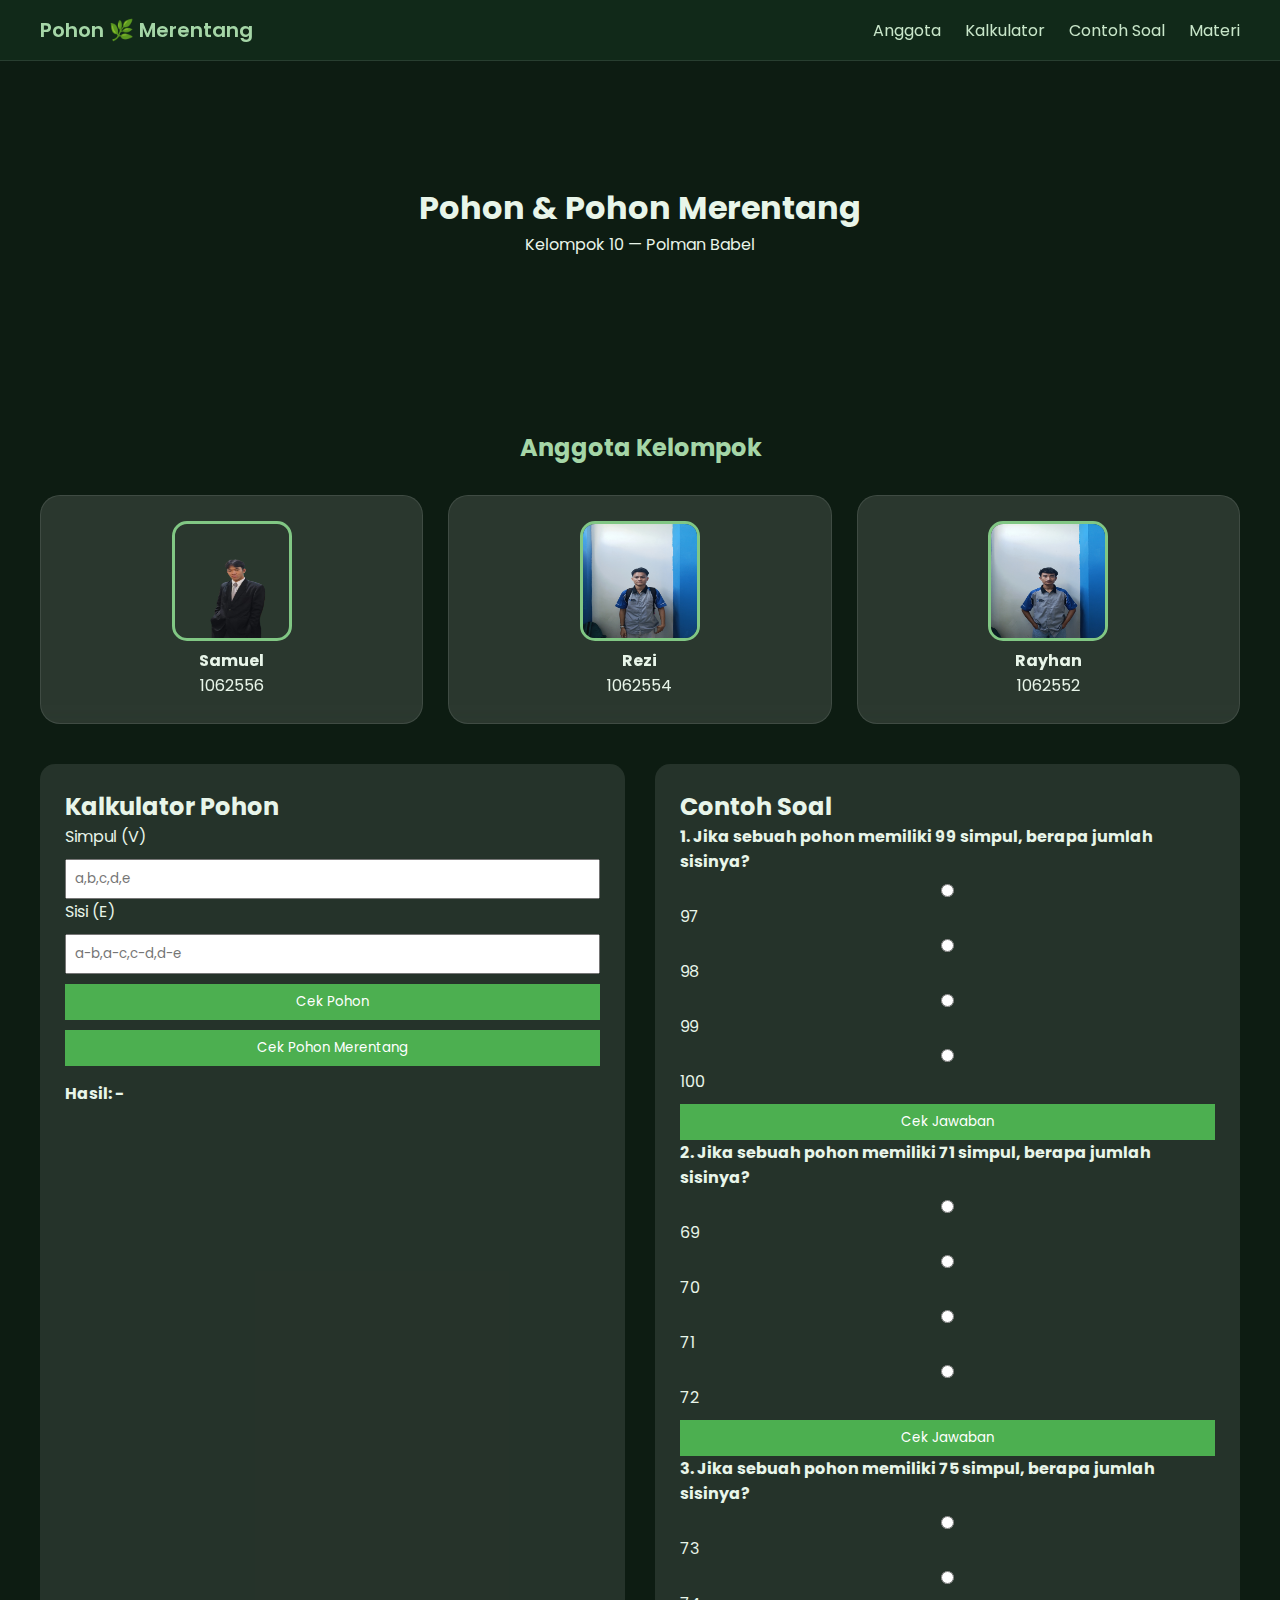
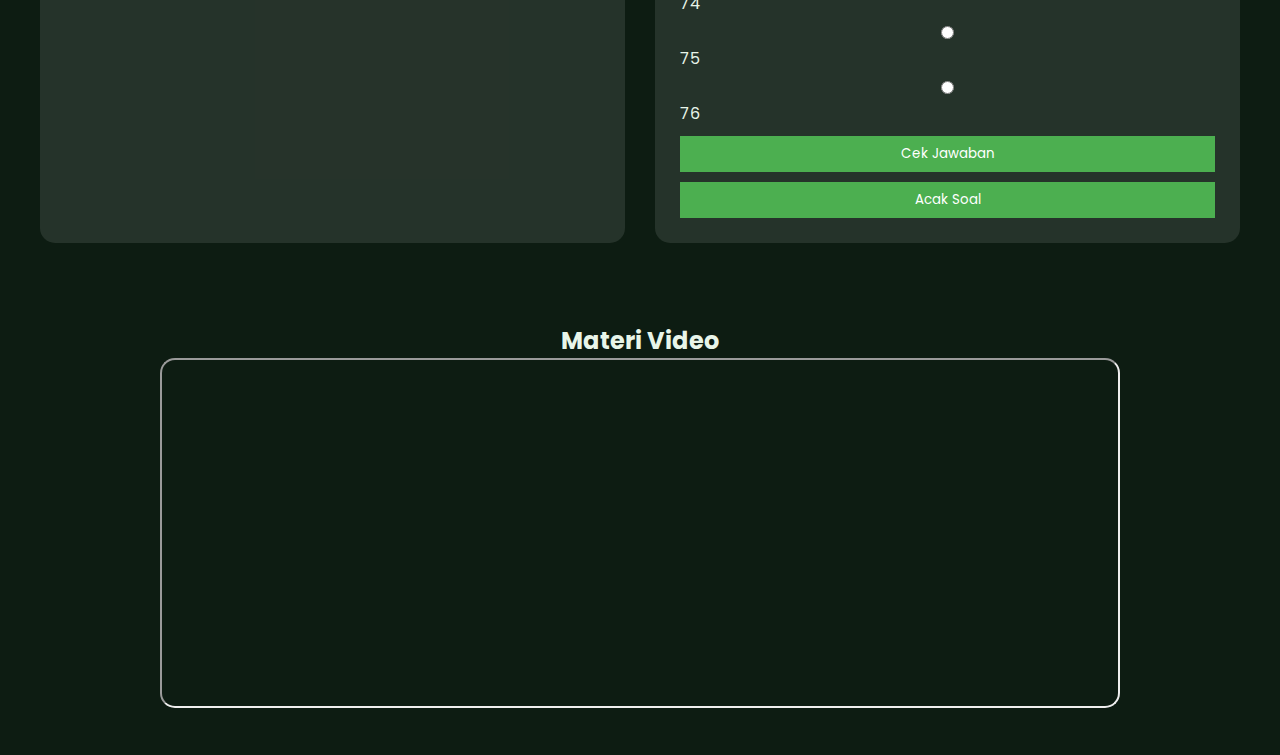
<file: index.html>
<!DOCTYPE html>
<html lang="id">
<head>
    <meta charset="UTF-8">
    <meta name="viewport" content="width=device-width, initial-scale=1.0">
    <title>Pohon & Pohon Merentang</title>
    <link rel="stylesheet" href="style.css">

    <link rel="preconnect" href="https://fonts.googleapis.com">
    <link rel="preconnect" href="https://fonts.gstatic.com" crossorigin>
    <link href="https://fonts.googleapis.com/css2?family=Poppins:wght@300;400;600;700&display=swap" rel="stylesheet">
</head>

<body>

<header class="header">
    <div class="logo">Pohon 🌿 Merentang</div>
    <nav class="navbar">
        <a href="#anggota">Anggota</a>
        <a href="#kalkulator">Kalkulator</a>
        <a href="#contoh-soal">Contoh Soal</a>
        <a href="#materi-online">Materi</a>
    </nav>
</header>

<section class="hero">
    <div class="hero-content">
        <h1>Pohon & Pohon Merentang</h1>
        <p>Kelompok 10 — Polman Babel</p>
    </div>
</section>

<section class="anggota" id="anggota">
    <h2>Anggota Kelompok</h2>
    <div class="anggota-grid">
        <div class="anggota-card">
            <img src="samuel.png">
            <h4>Samuel</h4>
            <p>1062556</p>
        </div>
        <div class="anggota-card">
            <img src="IMG_20251217_151023.jpg">
            <h4>Rezi</h4>
            <p>1062554</p>
        </div>
        <div class="anggota-card">
            <img src="IMG_20251217_151339.jpg">
            <h4>Rayhan</h4>
            <p>1062552</p>
        </div>
    </div>
</section>

<section class="wrapper" id="kalkulator">

<!-- kkltr -->
    <div class="container-kalkulator">
        <h2>Kalkulator Pohon</h2>

        <label>Simpul (V)</label>
        <input id="vertices" placeholder="a,b,c,d,e">

        <label>Sisi (E)</label>
        <input id="edges" placeholder="a-b,a-c,c-d,d-e">

        <button onclick="cekPohon()">Cek Pohon</button>
        <button onclick="cekPohonMerentang()">Cek Pohon Merentang</button>

        <div id="hasil">Hasil: -</div>
    </div>

<!-- soal -->
    <div class="soal-section" id="contoh-soal">
        <h2>Contoh Soal</h2>
        <div id="list-soal"></div>
        <button onclick="acakSoal()">Acak Soal</button>
    </div>

</section>

<section class="materi" id="materi-online">
    <h2>Materi Video</h2>
    <iframe src="https://www.youtube.com/embed/3wLrelP9L0Q" allowfullscreen></iframe>
</section>

<script src="script.js"></script>
</body>
</html>
</file>
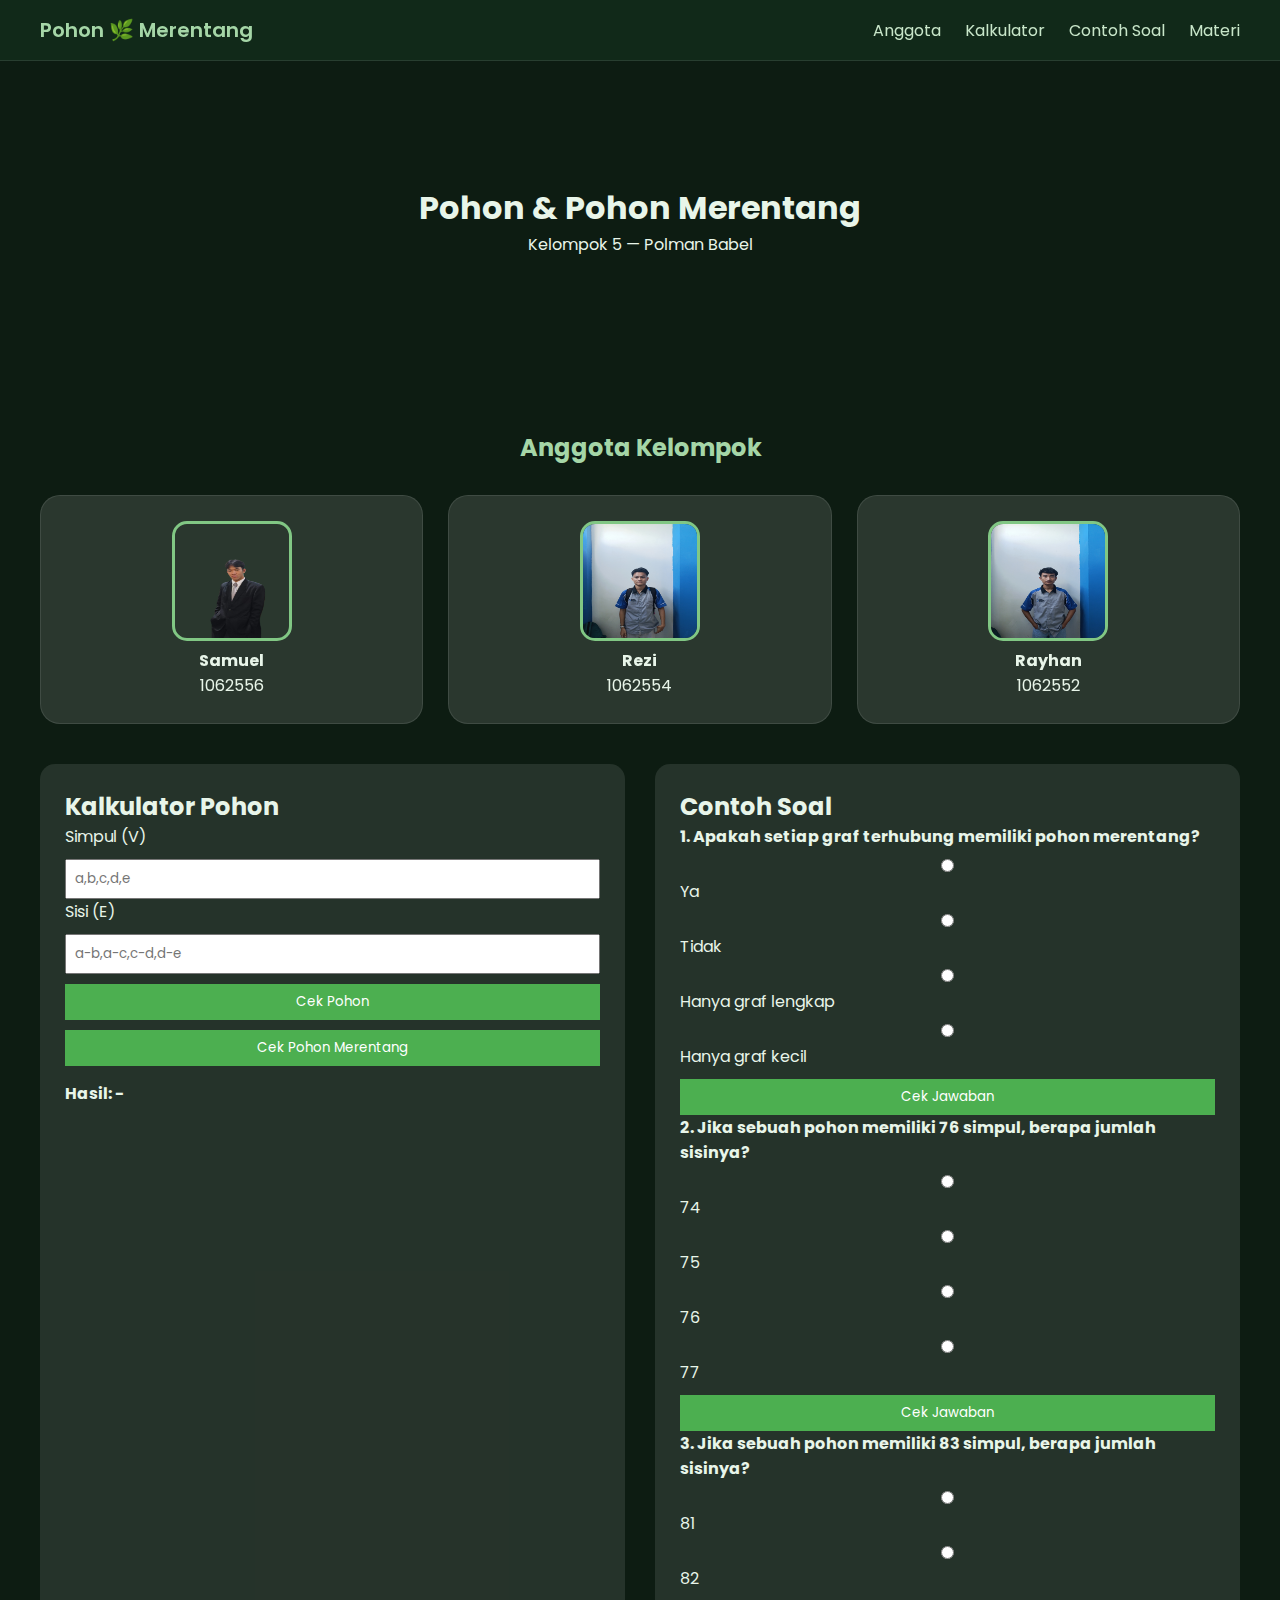
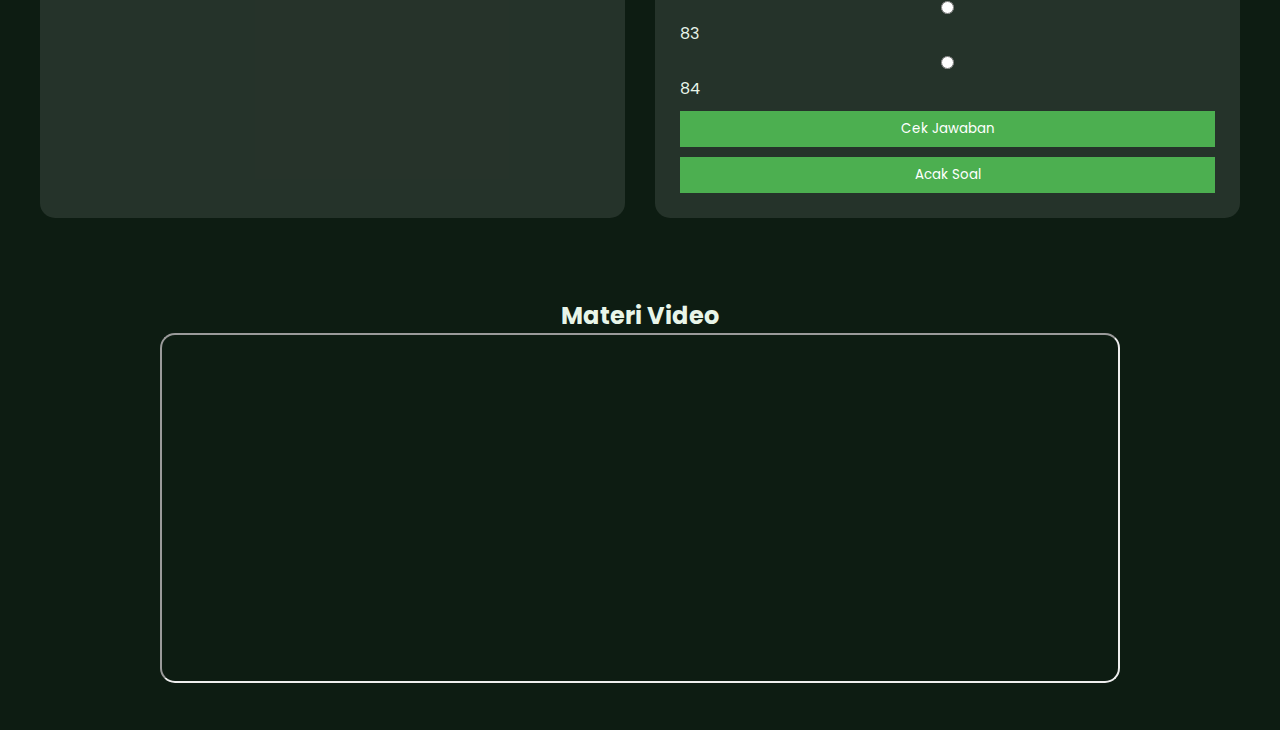
<file: home.html>
<!DOCTYPE html>
<html lang="id">
<head>
    <meta charset="UTF-8">
    <meta name="viewport" content="width=device-width, initial-scale=1.0">
    <title>Pohon & Pohon Merentang</title>
    <link rel="stylesheet" href="style.css">

    <link rel="preconnect" href="https://fonts.googleapis.com">
    <link rel="preconnect" href="https://fonts.gstatic.com" crossorigin>
    <link href="https://fonts.googleapis.com/css2?family=Poppins:wght@300;400;600;700&display=swap" rel="stylesheet">
</head>

<body>

<header class="header">
    <div class="logo">Pohon 🌿 Merentang</div>
    <nav class="navbar">
        <a href="#anggota">Anggota</a>
        <a href="#kalkulator">Kalkulator</a>
        <a href="#contoh-soal">Contoh Soal</a>
        <a href="#materi-online">Materi</a>
    </nav>
</header>

<section class="hero">
    <div class="hero-content">
        <h1>Pohon & Pohon Merentang</h1>
        <p>Kelompok 5 — Polman Babel</p>
    </div>
</section>

<section class="anggota" id="anggota">
    <h2>Anggota Kelompok</h2>
    <div class="anggota-grid">
        <div class="anggota-card">
            <img src="samuel.png">
            <h4>Samuel</h4>
            <p>1062556</p>
        </div>
        <div class="anggota-card">
            <img src="IMG_20251217_151023.jpg">
            <h4>Rezi</h4>
            <p>1062554</p>
        </div>
        <div class="anggota-card">
            <img src="IMG_20251217_151339.jpg">
            <h4>Rayhan</h4>
            <p>1062552</p>
        </div>
    </div>
</section>

<section class="wrapper" id="kalkulator">

<!-- kkltr -->
    <div class="container-kalkulator">
        <h2>Kalkulator Pohon</h2>

        <label>Simpul (V)</label>
        <input id="vertices" placeholder="a,b,c,d,e">

        <label>Sisi (E)</label>
        <input id="edges" placeholder="a-b,a-c,c-d,d-e">

        <button onclick="cekPohon()">Cek Pohon</button>
        <button onclick="cekPohonMerentang()">Cek Pohon Merentang</button>

        <div id="hasil">Hasil: -</div>
    </div>

<!-- soal -->
    <div class="soal-section" id="contoh-soal">
        <h2>Contoh Soal</h2>
        <div id="list-soal"></div>
        <button onclick="acakSoal()">Acak Soal</button>
    </div>

</section>

<section class="materi" id="materi-online">
    <h2>Materi Video</h2>
    <iframe src="https://www.youtube.com/embed/3wLrelP9L0Q" allowfullscreen></iframe>
</section>

<script src="script.js"></script>
</body>
</html>
</file>
<file: style.css>
* {
    margin: 0;
    padding: 0;
    box-sizing: border-box;
    font-family: "Poppins", sans-serif;
}

body {
    background: #0d1c12; /* forest dark */
    color: #e8f5e9;
    overflow-x: hidden;
}

/* HEADER */
.header {
    padding: 18px 50px;
    display: flex;
    justify-content: space-between;
    align-items: center;
    background: rgba(20, 50, 30, 0.5);
    backdrop-filter: blur(12px);
    position: fixed;
    width: 100%;
    top: 0;
    z-index: 10;
    border-bottom: 1px solid rgba(255,255,255,0.1);
}

.logo {
    font-size: 20px;
    color: #a5d6a7;
    font-weight: 600;
}

.navbar a {
    margin-left: 25px;
    color: #c8e6c9;
    text-decoration: none;
    transition: 0.3s;
}

.navbar a:hover {
    color: #81c784;
}

/* HERO */
.hero {
    height: 470px;
    background-image: url(https://images.unsplash.com/photo-1501785888041-af3ef285b470);
    display: flex;
    justify-content: center;
    align-items: center;
    margin-top: 70px;
    border-bottom-left-radius: 45px;
    border-bottom-right-radius: 45px;
    position: relative;
    overflow: hidden;
    background-repeat: no-repeat;
}

.hero-content {
    text-align: center;
    z-index: 2;
}

.hero-title {
    font-size: 50px;
    font-weight: 700;
    color: #e8f5e9;
    animation: fadeUp 1s ease;
    letter-spacing: 1px;
}

.hero-sub {
    font-size: 18px;
    opacity: 0.9;
}

.btn-hero {
    margin-top: 20px;
    padding: 12px 25px;
    border: none;
    border-radius: 12px;
    background: #c8e6c9;
    color: #1b5e20;
    cursor: pointer;
    font-size: 16px;
    font-weight: 600;
}

.hero-ornament {
    width: 500px;
    height: 500px;
    background: rgba(255,255,255,0.15);
    border-radius: 50%;
    position: absolute;
    bottom: -200px;
    left: -150px;
    filter: blur(80px);
}

/* ANGGOTA */
.anggota {
    text-align: center;
    margin-top: 60px;
}

.anggota h2 {
    color: #a5d6a7;
}

.anggota-grid {
    margin-top: 30px;
    display: grid;
    grid-template-columns: repeat(auto-fit, minmax(230px, 1fr));
    gap: 25px;
    padding: 0 40px;
}

.anggota-card {
    background: rgba(255,255,255,0.12);
    backdrop-filter: blur(8px);
    padding: 25px;
    border-radius: 20px;
    text-align: center;
    transition: 0.3s;
    border: 1px solid rgba(255,255,255,0.1);
}

.anggota-card:hover {
    transform: translateY(-10px);
    box-shadow: 0 12px 25px rgba(20, 50, 30, 0.4);
}

.anggota-card img {
    width: 120px;
    height: 120px;
    border-radius: 15px;
    border: 3px solid #81c784;
}

*{
    margin:0;
    padding:0;
    box-sizing:border-box;
    font-family:Poppins,sans-serif;
}

body{
    background:#0d1c12;
    color:#e8f5e9;
}

.header{
    position:fixed;
    top:0;
    width:100%;
    padding:15px 40px;
    background:rgba(20,50,30,.6);
    display:flex;
    justify-content:space-between;
    z-index:10;
}

.navbar a{
    margin-left:20px;
    color:#c8e6c9;
    text-decoration:none;
}

.hero{
    height:300px;
    margin-top:70px;
    display:flex;
    justify-content:center;
    align-items:center;
    background:url(https://images.unsplash.com/photo-1501785888041-af3ef285b470) center/cover;
}

.wrapper{
    display:grid;
    grid-template-columns:1fr 1fr;
    gap:30px;
    padding:40px;
}

.container-kalkulator, .soal-section{
    background:rgba(255,255,255,.1);
    padding:25px;
    border-radius:15px;
}

input, button{
    width:100%;
    margin-top:10px;
    padding:8px;
}

button{
    background:#4caf50;
    border:none;
    color:white;
    cursor:pointer;
}

button:hover{
    background:#43a047;
}

#hasil{
    margin-top:15px;
    font-weight:bold;
}

.materi{
    text-align:center;
    padding:40px;
}

iframe{
    width:80%;
    height:350px;
    border-radius:15px;
}
</file>
